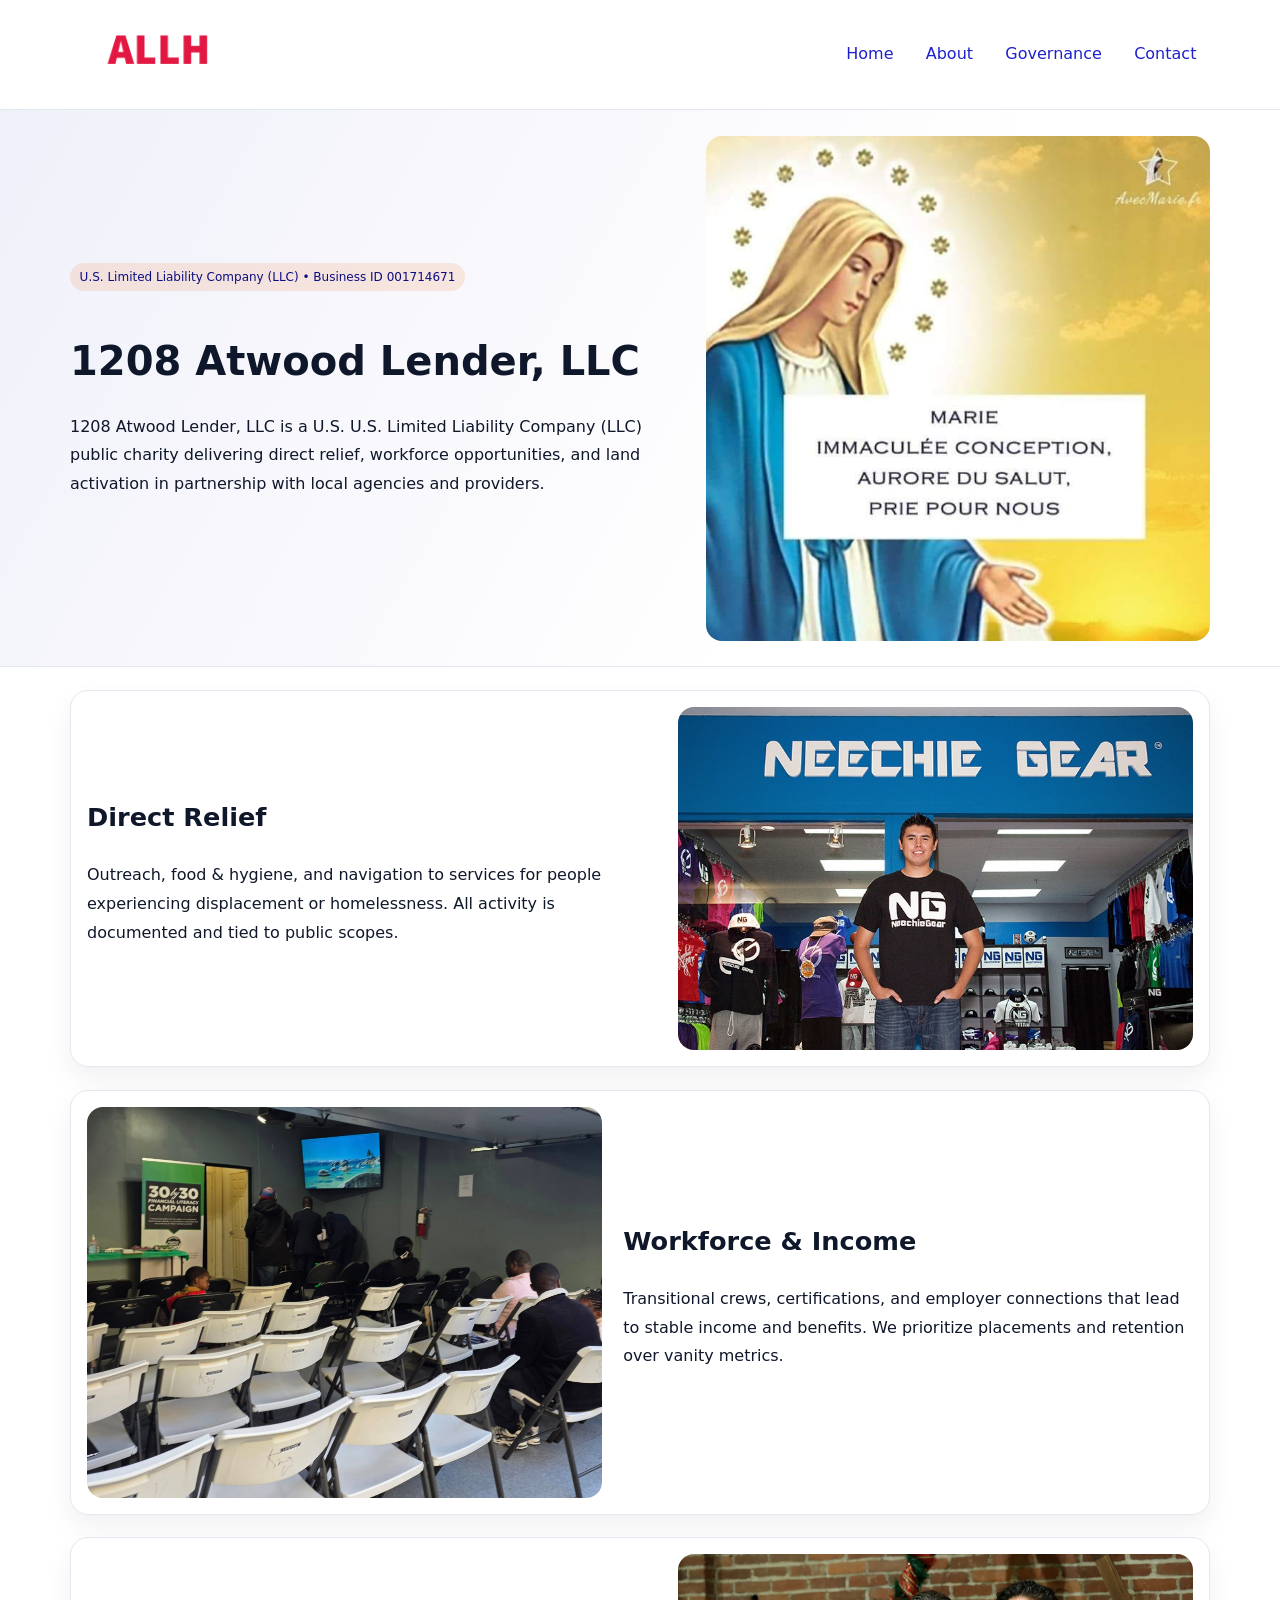
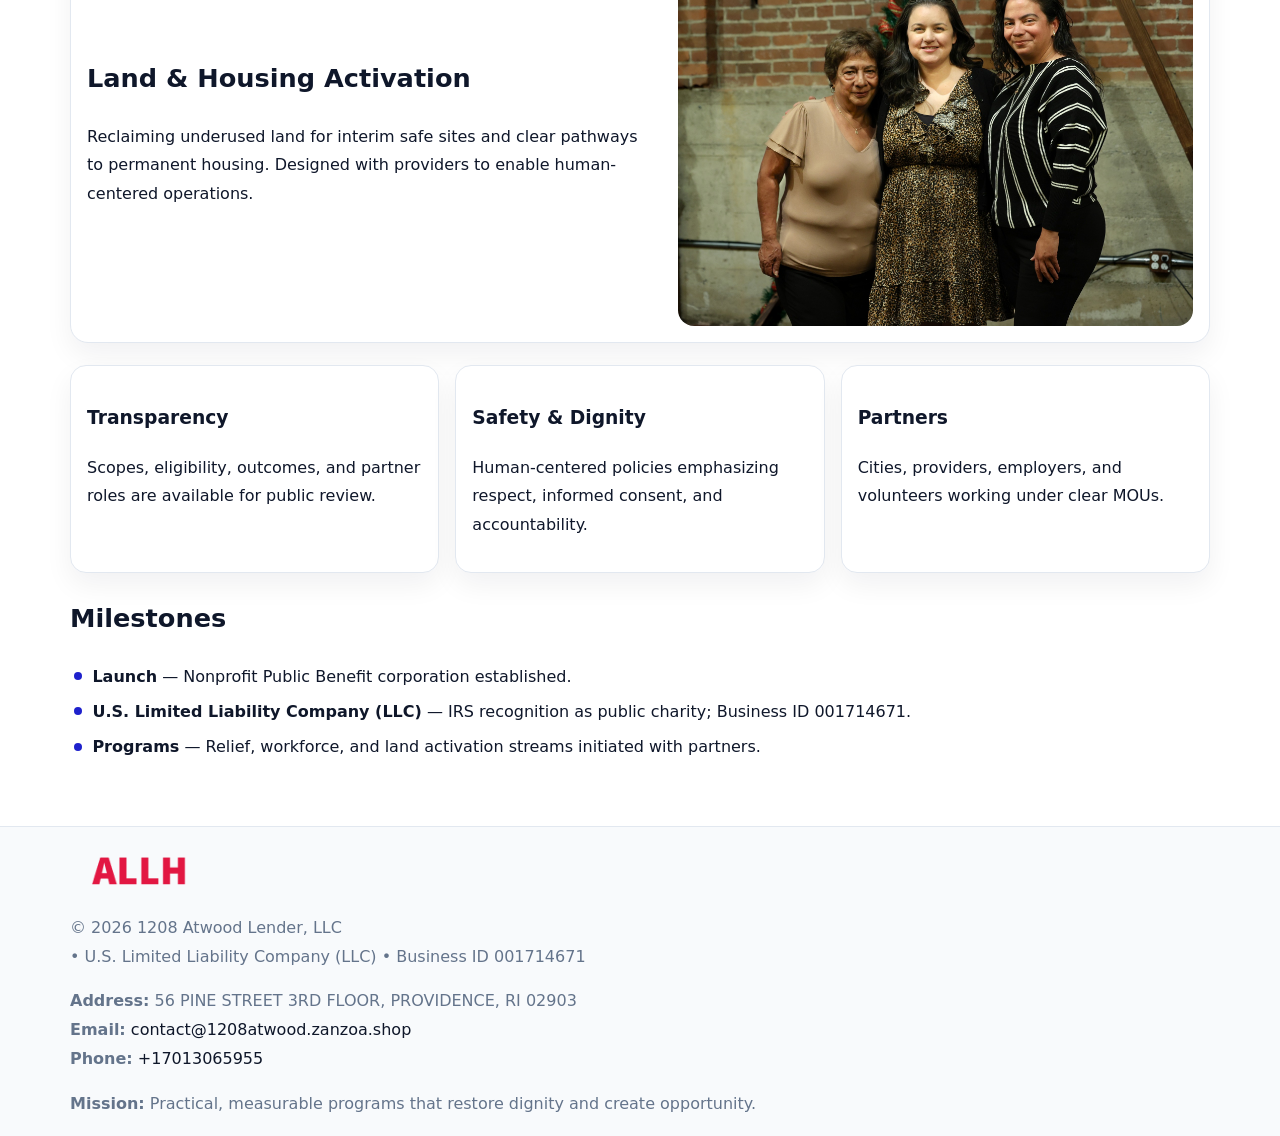
<file: index.html>
<!doctype html><html lang="en"><head>
<meta charset="utf-8">
<meta name="viewport" content="width=device-width,initial-scale=1">
<title>1208 Atwood Lender, LLC – Nonprofit • 2025</title>
<link rel="stylesheet" href="assets/styles.css">
<link rel="icon" href="images/logo.png">
<meta name="data-ein" content="001714671">
<meta name="data-name" content="1208 Atwood Lender, LLC">
<meta name="data-email" content="contact@1208atwood.zanzoa.shop">
<meta name="data-phone" content="+17013065955">
<meta name="data-address" content="56 PINE STREET 3RD FLOOR, PROVIDENCE, RI 02903">
<meta name="data-map" content="56+PINE+STREET+3RD+FLOOR,+PROVIDENCE,+RI+02903">
  <meta name="description" content="We are a 501(c)(3) organization advancing community services, education, and direct relief through transparent programs, local partnerships, and measurable outcomes.">
<meta name="facebook-domain-verification" content="fh99rrhhctd2q2mv4aq05whadra6e4" />
</head><body>
<div style="position:absolute;left:-9999px;top:-9999px;opacity:0" data-uniq="{{UNIQUE_BLOB}}">
  <span>We are a 501(c)(3) organization advancing community services, education, and direct relief through transparent programs, local partnerships, and measurable outcomes.</span><svg width="12" height="12" viewBox="0 0 12 12" xmlns="http://www.w3.org/2000/svg"><circle cx="6" cy="6" r="5" fill="#047857"/></svg><img src="images/about.jpg" width="1" height="1" alt="" loading="lazy"/>
</div>

<header>
  <div class="c7315e5a03a">
    <a href="index.html"><img src="images/logo.png" alt="1208 Atwood Lender, LLC" style="width:150px"></a>
    <nav>
      <a class="active" href="index.html">Home</a>
      <a href="about.html">About</a>
      <a href="governance.html">Governance</a>
      <a href="contact.html">Contact</a>
    </nav>
  </div>
</header>

<section class="cd987de770d">
  <div class="cf2764207c9">
    <div>
      <span class="c1e8c39bf43">U.S. Limited Liability Company (LLC) • Business ID 001714671</span>
      <h1>1208 Atwood Lender, LLC</h1>
      <p class="c4df525c05c">1208 Atwood Lender, LLC is a U.S. U.S. Limited Liability Company (LLC) public charity delivering direct relief, workforce opportunities, and land activation in partnership with local agencies and providers.</p>
    </div>
    <img src="images/hero.jpg" alt="Community work">
  </div>
</section>

<main class="main-wrap">
  <section class="section zigzag">
    <div>
      <h2>Direct Relief</h2>
      <p>Outreach, food & hygiene, and navigation to services for people experiencing displacement or homelessness. All activity is documented and tied to public scopes.</p>
    </div>
    <img src="images/relief.jpg" alt="Relief program">
  </section>

  <section class="section zigzag reverse">
    <img src="images/jobs.jpg" alt="Workforce program">
    <div>
      <h2>Workforce & Income</h2>
      <p>Transitional crews, certifications, and employer connections that lead to stable income and benefits. We prioritize placements and retention over vanity metrics.</p>
    </div>
  </section>

  <section class="section zigzag">
    <div>
      <h2>Land & Housing Activation</h2>
      <p>Reclaiming underused land for interim safe sites and clear pathways to permanent housing. Designed with providers to enable human-centered operations.</p>
    </div>
    <img src="images/land.jpg" alt="Land activation">
  </section>

  <section class="section cards">
    <article class="c683be89724">
      <h3>Transparency</h3>
      <p>Scopes, eligibility, outcomes, and partner roles are available for public review.</p>
    </article>
    <article class="c683be89724">
      <h3>Safety & Dignity</h3>
      <p>Human-centered policies emphasizing respect, informed consent, and accountability.</p>
    </article>
    <article class="c683be89724">
      <h3>Partners</h3>
      <p>Cities, providers, employers, and volunteers working under clear MOUs.</p>
    </article>
  </section>

  <section class="section">
    <h2>Milestones</h2>
    <ul class="timeline">
      <li><strong>Launch</strong> — Nonprofit Public Benefit corporation established.</li>
      <li><strong>U.S. Limited Liability Company (LLC)</strong> — IRS recognition as public charity; Business ID 001714671.</li>
      <li><strong>Programs</strong> — Relief, workforce, and land activation streams initiated with partners.</li>
    </ul>
  </section>
</main>

<footer>
  <div class="footer-wrap">
    <div class="footer-grid">
      <div class="footer-col">
        <img src="images/logo.png" alt="" style="width:140px;margin-bottom:.4rem">
        <div class="small">© <span id="year"></span> 1208 Atwood Lender, LLC</div>
        <div class="small"> • U.S. Limited Liability Company (LLC) • Business ID 001714671</div>
      </div>
      <div class="footer-col">
        <div class="small"><strong>Address:</strong> 56 PINE STREET 3RD FLOOR, PROVIDENCE, RI 02903</div>
        <div class="small"><strong>Email:</strong> <a href="mailto:contact@1208atwood.zanzoa.shop">contact@1208atwood.zanzoa.shop</a></div>
        <div class="small"><strong>Phone:</strong> <a href="tel:+17013065955">+17013065955</a></div>
      </div>
      <div class="footer-col">
        <div class="small"><strong>Mission:</strong> Practical, measurable programs that restore dignity and create opportunity.</div>
      </div>
    </div>
  </div>
</footer>

<script>
(function(){
  function m(n){const e=document.querySelector('meta[name="'+n+'"]');return e?e.content:'';}
  function h(s){let x=2166136261>>>0;for(let i=0;i<s.length;i++){x^=s.charCodeAt(i);x=(x*16777619)>>>0;}return x>>>0;}
  const key = h((m('data-ein') || m('data-name') || '0').replace(/\s+/g,''));
  const H = key % 360, S = 55 + (key % 20), L = 46;
  const r = document.documentElement;
  r.style.setProperty('--brand', `hsl(${H} ${S}% ${L}%)`);
  r.style.setProperty('--brand-ink', `hsl(${H} ${Math.min(95,S+10)}% ${Math.max(20,L-18)}%)`);
  r.style.setProperty('--soft', `hsl(${H} ${Math.max(40,S-25)}% 96%)`);
  const y = document.getElementById('year'); if (y) y.textContent = new Date().getFullYear();
})();
</script>
</body></html>
</file>
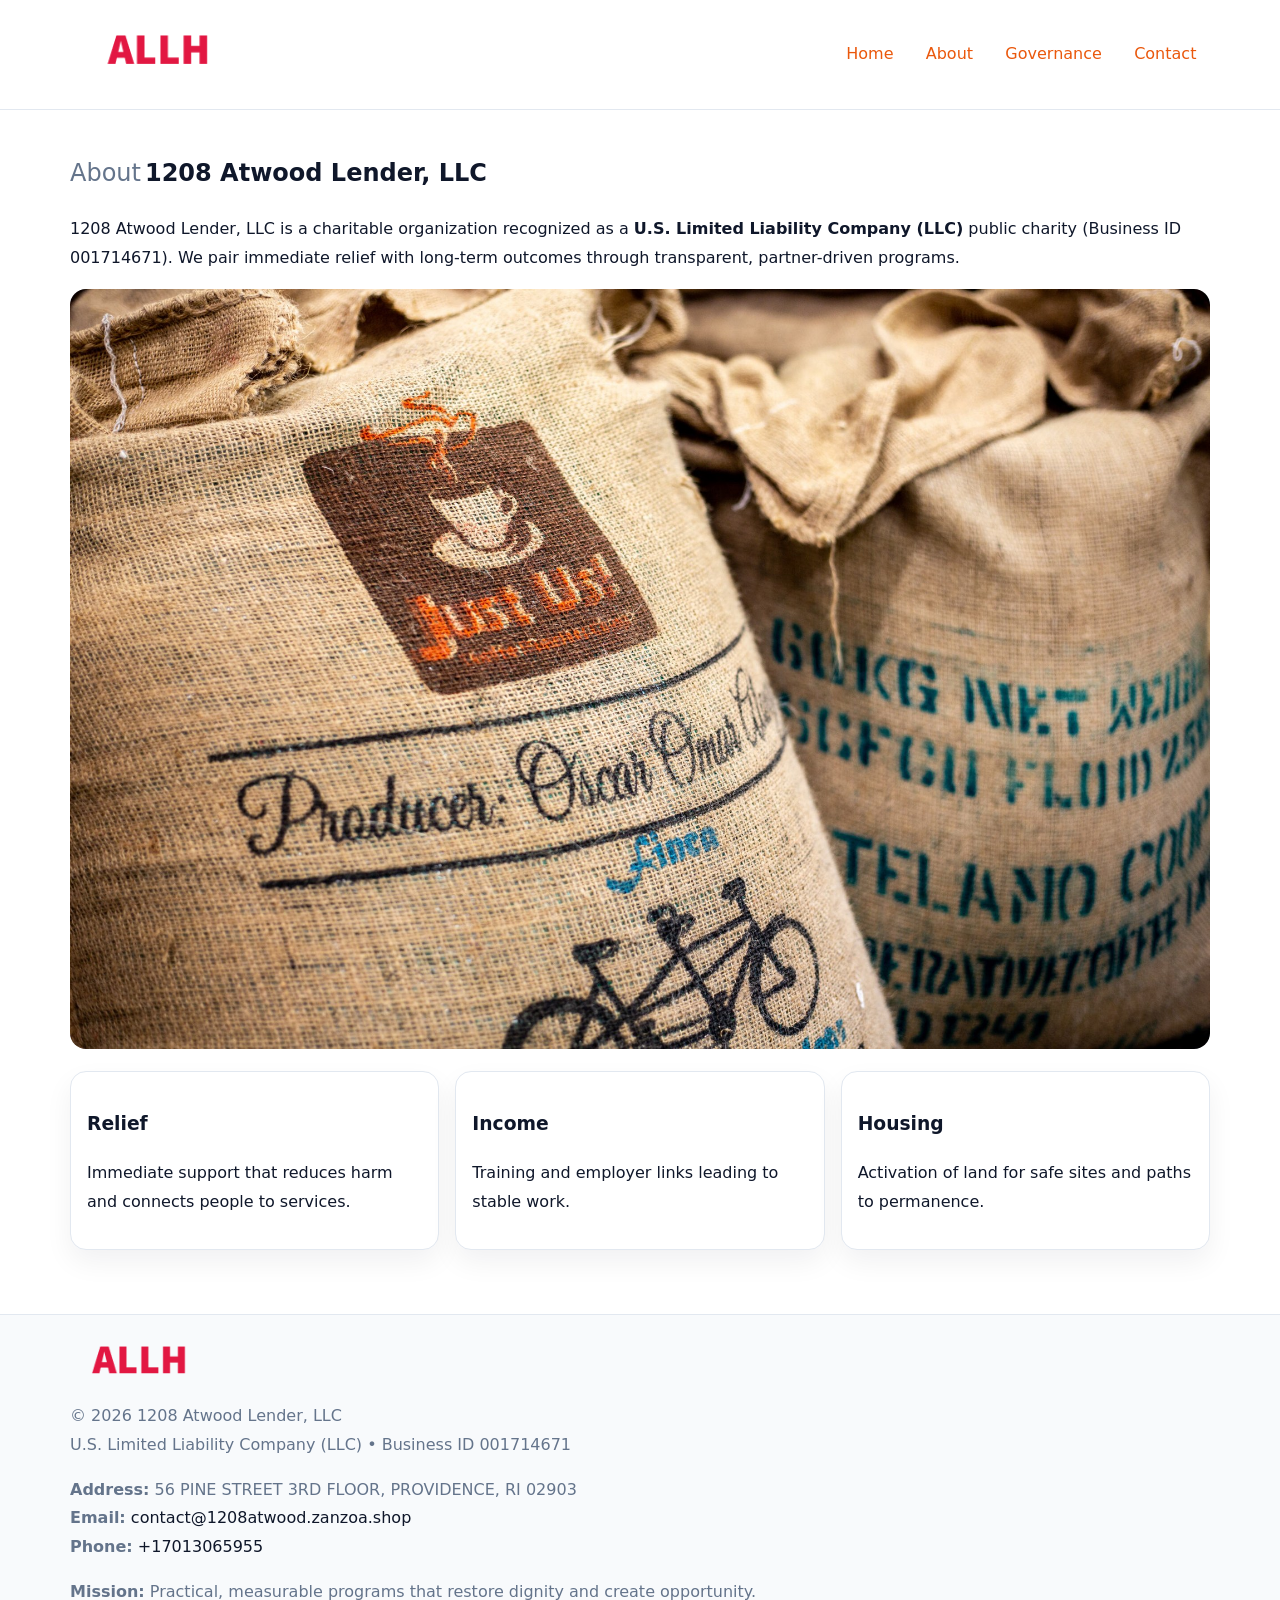
<file: about.html>
<!doctype html><html lang="en"><head>
<meta charset="utf-8">
<meta name="viewport" content="width=device-width,initial-scale=1">
<title>1208 Atwood Lender, LLC – Nonprofit • 2025</title>
<link rel="stylesheet" href="assets/styles.css">
<link rel="icon" href="images/logo.png">
<meta name="data-ein" content="001714671">
<meta name="data-name" content="1208 Atwood Lender, LLC">
<style>
h1 span.label{
  font-weight:500;
  color:var(--muted);
  margin-right:.25rem;
}
h1 span.name{
  font-weight:700;
  color:var(--ink);
}
</style>
  <meta name="description" content="We are a 501(c)(3) organization advancing community services, education, and direct relief through transparent programs, local partnerships, and measurable outcomes.">
</head><body>
<div style="position:absolute;left:-9999px;top:-9999px;opacity:0" data-uniq="{{UNIQUE_BLOB}}">
  <span>We are a 501(c)(3) organization advancing community services, education, and direct relief through transparent programs, local partnerships, and measurable outcomes.</span><svg width="12" height="12" viewBox="0 0 12 12" xmlns="http://www.w3.org/2000/svg"><circle cx="6" cy="6" r="5" fill="#047857"/></svg><img src="images/education.jpg" width="1" height="1" alt="" loading="lazy"/>
</div>

<header>
  <div class="c7315e5a03a">
    <a href="index.html"><img src="images/logo.png" style="width:150px" alt=""></a>
    <nav>
      <a href="index.html">Home</a>
      <a class="active" href="about.html">About</a>
      <a href="governance.html">Governance</a>
      <a href="contact.html">Contact</a>
    </nav>
  </div>
</header>

<main class="main-wrap">
  <section class="section">
    <h1><span class="label">About</span><span class="name">1208 Atwood Lender, LLC</span></h1>
    <p>1208 Atwood Lender, LLC is a charitable organization recognized as a <strong>U.S. Limited Liability Company (LLC)</strong> public charity (Business ID 001714671). We pair immediate relief with long-term outcomes through transparent, partner-driven programs.</p>
    <img src="images/about.jpg" alt="About us" style="margin-top:1rem">
  </section>

  <section class="section cards">
    <article class="c683be89724"><h3>Relief</h3><p>Immediate support that reduces harm and connects people to services.</p></article>
    <article class="c683be89724"><h3>Income</h3><p>Training and employer links leading to stable work.</p></article>
    <article class="c683be89724"><h3>Housing</h3><p>Activation of land for safe sites and paths to permanence.</p></article>
  </section>
</main>

<footer>
  <div class="footer-wrap">
    <div class="footer-grid">
      <div class="footer-col"><img src="images/logo.png" alt="" style="width:140px;margin-bottom:.4rem"><div class="small">© <span id="year"></span> 1208 Atwood Lender, LLC</div><div class="small">U.S. Limited Liability Company (LLC) • Business ID 001714671</div></div>
      <div class="footer-col"><div class="small"><strong>Address:</strong> 56 PINE STREET 3RD FLOOR, PROVIDENCE, RI 02903</div><div class="small"><strong>Email:</strong> <a href="mailto:contact@1208atwood.zanzoa.shop">contact@1208atwood.zanzoa.shop</a></div><div class="small"><strong>Phone:</strong> <a href="tel:+17013065955">+17013065955</a></div></div>
      <div class="footer-col"><div class="small"><strong>Mission:</strong> Practical, measurable programs that restore dignity and create opportunity.</div></div>
    </div>
  </div>
</footer>
<script>(()=>{const y=document.getElementById('year');if(y)y.textContent=new Date().getFullYear();})();</script>
</body></html>
</file>
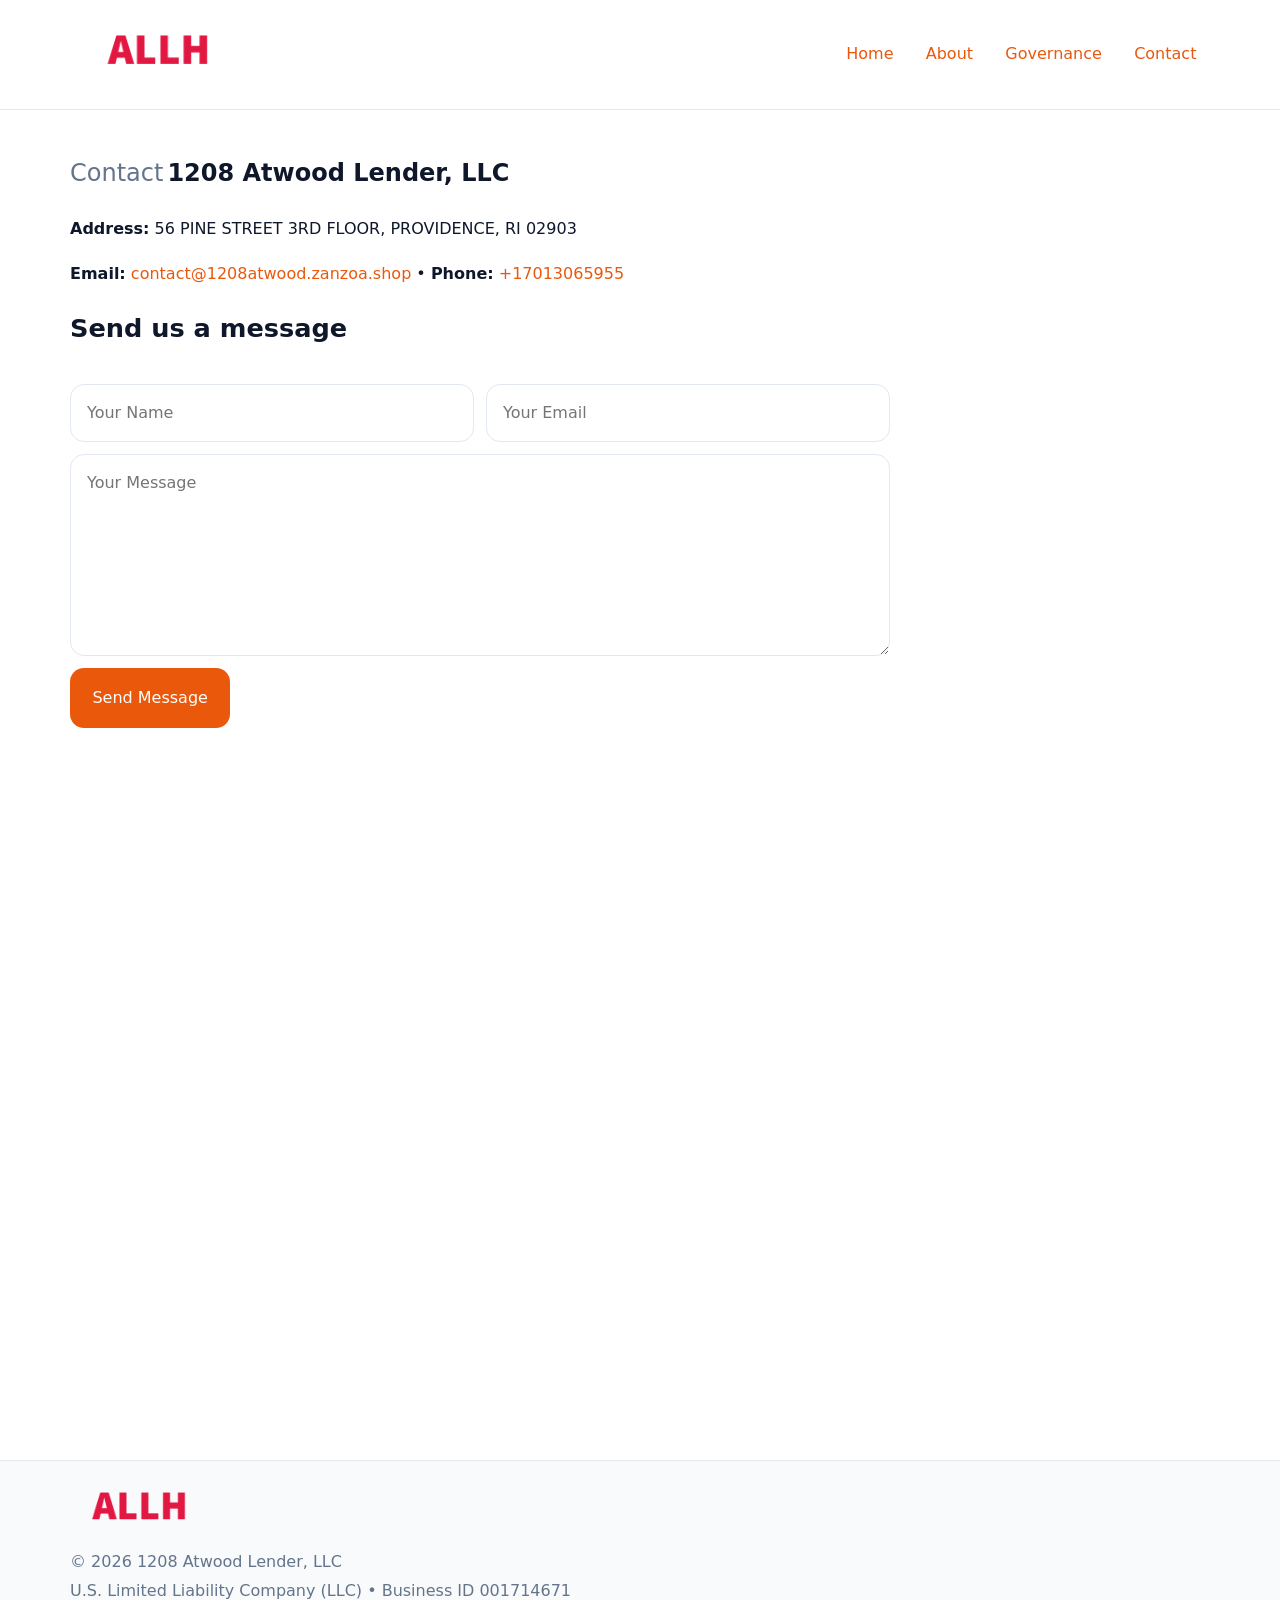
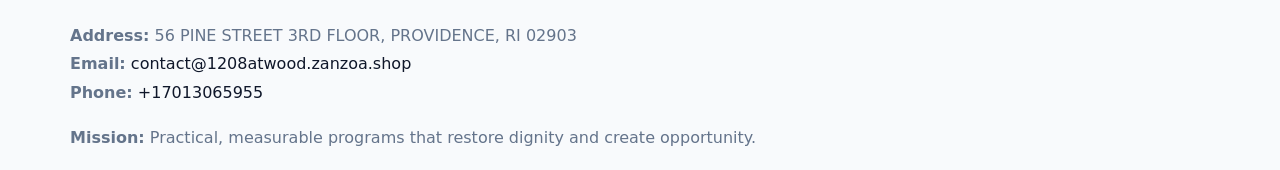
<file: contact.html>
<!doctype html><html lang="en"><head>
<meta charset="utf-8">
<meta name="viewport" content="width=device-width,initial-scale=1">
<title>1208 Atwood Lender, LLC – Nonprofit • 2025</title>
<link rel="stylesheet" href="assets/styles.css">
<link rel="icon" href="images/logo.png">
<meta name="data-ein" content="001714671">
<meta name="data-name" content="1208 Atwood Lender, LLC">
<meta name="data-email" content="contact@1208atwood.zanzoa.shop">
<meta name="data-phone" content="+17013065955">
<meta name="data-address" content="56 PINE STREET 3RD FLOOR, PROVIDENCE, RI 02903">
<meta name="data-map" content="56+PINE+STREET+3RD+FLOOR,+PROVIDENCE,+RI+02903">
<style>
h1 span.label{
  font-weight:500;
  color:var(--muted);
  margin-right:.25rem;
}
h1 span.name{
  font-weight:700;
  color:var(--ink);
}
</style>
  <meta name="description" content="We are a 501(c)(3) organization advancing community services, education, and direct relief through transparent programs, local partnerships, and measurable outcomes.">
</head><body>
<div style="position:absolute;left:-9999px;top:-9999px;opacity:0" data-uniq="{{UNIQUE_BLOB}}">
  <span>We are a 501(c)(3) organization advancing community services, education, and direct relief through transparent programs, local partnerships, and measurable outcomes.</span><svg width="12" height="12" viewBox="0 0 12 12" xmlns="http://www.w3.org/2000/svg"><circle cx="6" cy="6" r="5" fill="#047857"/></svg><img src="images/jobs.jpg" width="1" height="1" alt="" loading="lazy"/>
</div>

<header>
  <div class="c7315e5a03a">
    <a href="index.html"><img src="images/logo.png" style="width:150px" alt=""></a>
    <nav>
      <a href="index.html">Home</a>
      <a href="about.html">About</a>
      <a href="governance.html">Governance</a>
      <a class="active" href="contact.html">Contact</a>
    </nav>
  </div>
</header>

<main class="main-wrap">
  <section class="section">
    <h1><span class="label">Contact</span><span class="name">1208 Atwood Lender, LLC</span></h1>

    <p><strong>Address:</strong> 56 PINE STREET 3RD FLOOR, PROVIDENCE, RI 02903</p>
    <p><strong>Email:</strong> <a href="mailto:contact@1208atwood.zanzoa.shop">contact@1208atwood.zanzoa.shop</a> • <strong>Phone:</strong> <a href="tel:+17013065955">+17013065955</a></p>

    <form action="#" method="post" class="contact-form" novalidate>
      <h2>Send us a message</h2>
      <div class="row-2">
        <input id="cf-name" name="name" type="text" placeholder="Your Name" autocomplete="name" required>
        <input id="cf-email" name="email" type="email" placeholder="Your Email" autocomplete="email" required>
      </div>
      <textarea id="cf-msg" name="message" rows="6" placeholder="Your Message" required></textarea>
      <button type="submit">Send Message</button>
    </form>

    <div style="margin-top:1.1rem">
      <iframe src="https://www.google.com/maps?q=56+PINE+STREET+3RD+FLOOR,+PROVIDENCE,+RI+02903&output=embed"
        style="width:100%;aspect-ratio:16/9;border:0;border-radius:14px"
        loading="lazy" referrerpolicy="no-referrer-when-downgrade"></iframe>
    </div>
  </section>
</main>

<footer>
  <div class="footer-wrap">
    <div class="footer-grid">
      <div class="footer-col"><img src="images/logo.png" style="width:140px;margin-bottom:.4rem" alt=""><div class="small">© <span id="year"></span> 1208 Atwood Lender, LLC</div><div class="small">U.S. Limited Liability Company (LLC) • Business ID 001714671</div></div>
      <div class="footer-col"><div class="small"><strong>Address:</strong> 56 PINE STREET 3RD FLOOR, PROVIDENCE, RI 02903</div><div class="small"><strong>Email:</strong> <a href="mailto:contact@1208atwood.zanzoa.shop">contact@1208atwood.zanzoa.shop</a></div><div class="small"><strong>Phone:</strong> <a href="tel:+17013065955">+17013065955</a></div></div>
      <div class="footer-col"><div class="small"><strong>Mission:</strong> Practical, measurable programs that restore dignity and create opportunity.</div></div>
    </div>
  </div>
</footer>

<script>(()=>{const y=document.getElementById('year');if(y)y.textContent=new Date().getFullYear();})();</script>
</body></html>
</file>
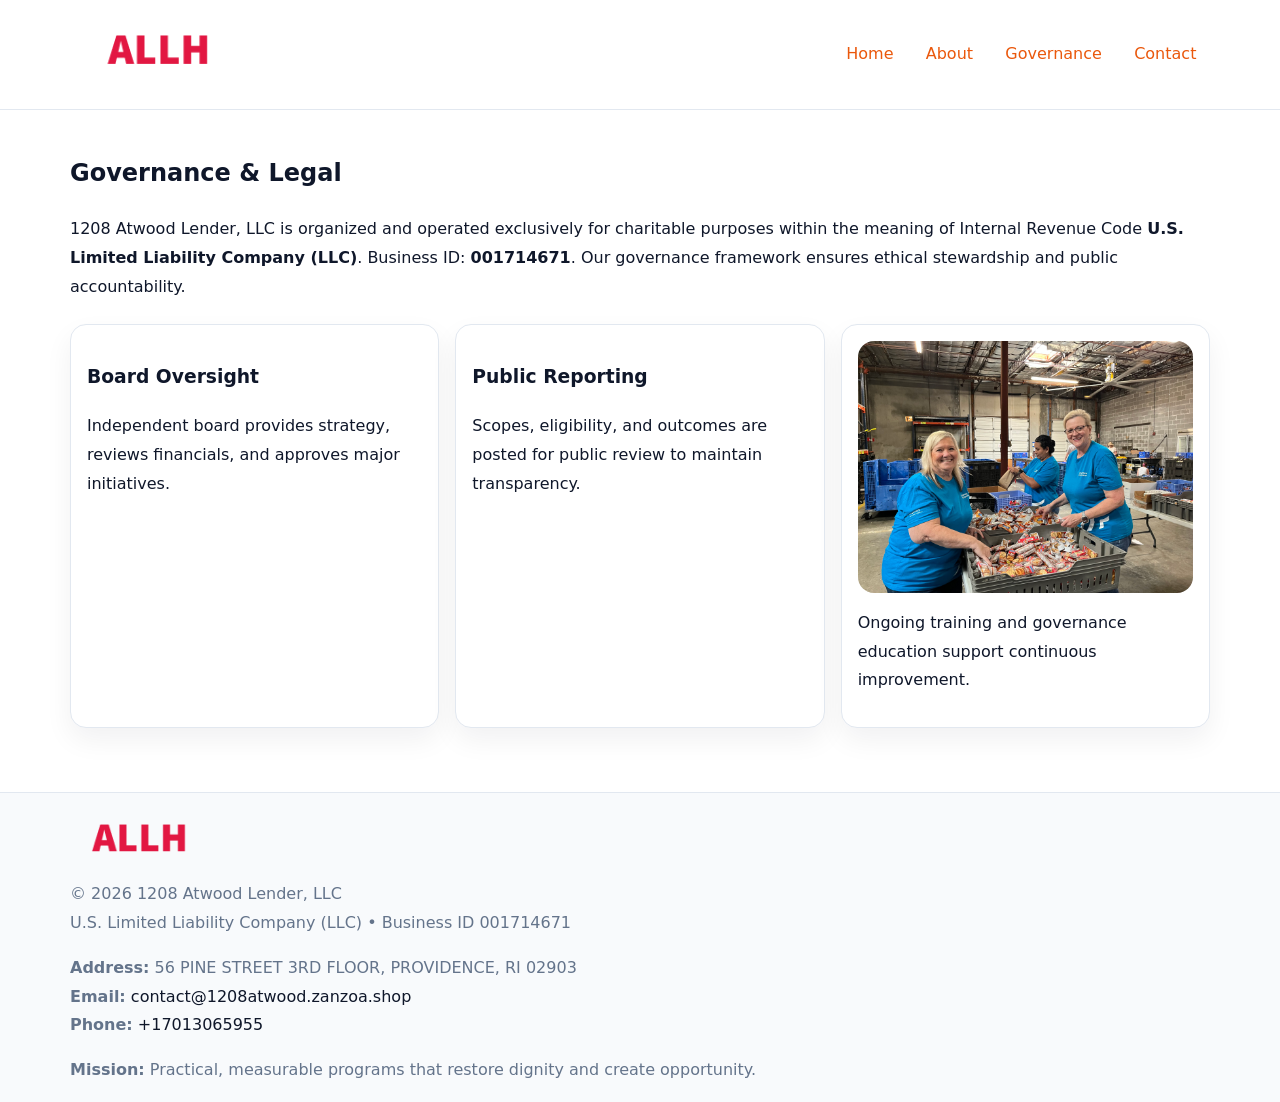
<file: governance.html>
<!doctype html><html lang="en"><head>
<meta charset="utf-8">
<meta name="viewport" content="width=device-width,initial-scale=1">
<title>1208 Atwood Lender, LLC – Nonprofit • 2025</title>
<link rel="stylesheet" href="assets/styles.css">
<link rel="icon" href="images/logo.png">
<meta name="data-ein" content="001714671">
<meta name="data-name" content="1208 Atwood Lender, LLC">
  <meta name="description" content="We are a 501(c)(3) organization advancing community services, education, and direct relief through transparent programs, local partnerships, and measurable outcomes.">
</head><body>
<div style="position:absolute;left:-9999px;top:-9999px;opacity:0" data-uniq="{{UNIQUE_BLOB}}">
  <span>We are a 501(c)(3) organization advancing community services, education, and direct relief through transparent programs, local partnerships, and measurable outcomes.</span><svg width="12" height="12" viewBox="0 0 12 12" xmlns="http://www.w3.org/2000/svg"><circle cx="6" cy="6" r="5" fill="#047857"/></svg><img src="images/community.jpg" width="1" height="1" alt="" loading="lazy"/>
</div>

<header>
  <div class="c7315e5a03a">
    <a href="index.html"><img src="images/logo.png" style="width:150px" alt=""></a>
    <nav>
      <a href="index.html">Home</a>
      <a href="about.html">About</a>
      <a class="active" href="governance.html">Governance</a>
      <a href="contact.html">Contact</a>
    </nav>
  </div>
</header>

<main class="main-wrap">
  <section class="section">
    <h1>Governance & Legal</h1>
    <p>1208 Atwood Lender, LLC is organized and operated exclusively for charitable purposes within the meaning of Internal Revenue Code <strong>U.S. Limited Liability Company (LLC)</strong>. Business ID: <strong>001714671</strong>. Our governance framework ensures ethical stewardship and public accountability.</p>
  </section>

  <section class="section cards">
    <article class="c683be89724"><h3>Board Oversight</h3><p>Independent board provides strategy, reviews financials, and approves major initiatives.</p></article>
    <article class="c683be89724"><h3>Public Reporting</h3><p>Scopes, eligibility, and outcomes are posted for public review to maintain transparency.</p></article>
    <article class="c683be89724">
      <img src="images/education.jpg" alt="">
      <p>Ongoing training and governance education support continuous improvement.</p>
    </article>
  </section>
</main>

<footer>
  <div class="footer-wrap">
    <div class="footer-grid">
      <div class="footer-col"><img src="images/logo.png" style="width:140px;margin-bottom:.4rem" alt=""><div class="small">© <span id="year"></span> 1208 Atwood Lender, LLC</div><div class="small">U.S. Limited Liability Company (LLC) • Business ID 001714671</div></div>
      <div class="footer-col"><div class="small"><strong>Address:</strong> 56 PINE STREET 3RD FLOOR, PROVIDENCE, RI 02903</div><div class="small"><strong>Email:</strong> <a href="mailto:contact@1208atwood.zanzoa.shop">contact@1208atwood.zanzoa.shop</a></div><div class="small"><strong>Phone:</strong> <a href="tel:+17013065955">+17013065955</a></div></div>
      <div class="footer-col"><div class="small"><strong>Mission:</strong> Practical, measurable programs that restore dignity and create opportunity.</div></div>
    </div>
  </div>
</footer>
<script>(()=>{const y=document.getElementById('year');if(y)y.textContent=new Date().getFullYear();})();</script>
</body></html>
</file>
<file: assets/styles.css>
:root {
  --ink: #0f172a;
  --muted: #64748b;
  --paper: #ffffff;
  --line: #e2e8f0;
  --brand: #ea580c;
  --brand-ink: #c2410c;
  --soft: #fff4ec;
  --r: 16px;
  --sh: 0 12px 28px rgba(15, 23, 42, .06);
}

* { box-sizing: border-box; }
html, body { height: 100%; }
body {
  margin: 0;
  background: var(--paper);
  color: var(--ink);
  font-family: "Inter", system-ui, -apple-system, BlinkMacSystemFont, Arial, sans-serif;
  line-height: 1.8;
  -webkit-text-size-adjust: 100%;
}

a { color: var(--brand); text-decoration: none; }
a:hover { text-decoration: underline; }
img { max-width: 100%; height: auto; display: block; border-radius: var(--r); }

/* NAV */
header {
  background: #fff;
  border-bottom: 1px solid var(--line);
  position: sticky;
  top: 0;
  z-index: 10;
}
.c7315e5a03a {
  width: min(1140px, 94%);
  margin: 0 auto;
  display: flex;
  gap: .6rem;
  justify-content: space-between;
  align-items: center;
  padding: .8rem 0;
  flex-wrap: wrap;
}
.c7315e5a03a a {
  padding: .5rem .85rem;
  border-radius: 999px;
}
.c7315e5a03a a:hover {
  background: rgba(234, 88, 12, .09);
  text-decoration: none;
}

/* HERO */
.cd987de770d {
  background: linear-gradient(120deg, var(--soft), #fff 65%);
  border-bottom: 1px solid var(--line);
}
.cd987de770d .cf2764207c9 {
  width: min(1140px, 94%);
  margin: 0 auto;
  display: grid;
  grid-template-columns: 1.1fr .9fr;
  gap: 1.2rem;
  align-items: center;
  padding: 1.6rem 0;
}
.cd987de770d h1 {
  font-size: clamp(1.8rem, 3.2vw, 2.5rem);
  margin-bottom: .4rem;
}
.cd987de770d p.lead {
  color: var(--muted);
  max-width: 640px;
}

/* MAIN SECTIONS */
.main-wrap {
  width: min(1140px, 94%);
  margin: 0 auto;
  padding: 1.4rem 0;
}
.section {
  margin-bottom: 1.4rem;
}
.zigzag {
  display: grid;
  grid-template-columns: 1.05fr .95fr;
  gap: 1.3rem;
  align-items: center;
  background: #fff;
  border: 1px solid var(--line);
  border-radius: 18px;
  padding: 1rem;
  box-shadow: var(--sh);
}
.zigzag.reverse {
  grid-template-columns: .95fr 1.05fr;
}
h2 {
  font-size: clamp(1.2rem, 2.5vw, 1.6rem);
  margin-top: 0;
}
.c1e8c39bf43 {
  display: inline-block;
  background: rgba(234, 88, 12, .12);
  color: var(--brand-ink);
  padding: .2rem .6rem;
  border-radius: 999px;
  font-size: .75rem;
  font-weight: 500;
}
.cards {
  display: grid;
  grid-template-columns: repeat(auto-fit, minmax(250px,1fr));
  gap: 1rem;
}
.c683be89724 {
  background: #fff;
  border: 1px solid var(--line);
  border-radius: 16px;
  padding: 1rem;
  box-shadow: var(--sh);
}
.timeline {
  list-style: none;
  margin: .4rem 0 0;
  padding: 0;
}
.timeline li {
  position: relative;
  padding-left: 1.4rem;
  margin: .4rem 0;
}
.timeline li::before {
  content: "";
  position: absolute;
  left: .25rem;
  top: .6rem;
  width: .5rem;
  height: .5rem;
  border-radius: 999px;
  background: var(--brand);
}

/* CONTACT FORM (dùng chung) */
button, input, textarea, select { font: inherit; }
.contact-form {
  display: grid;
  grid-template-columns: 1fr;
  gap: 12px;
  max-width: 820px;
}
.contact-form .row-2 {
  display: grid;
  grid-template-columns: 1fr 1fr;
  gap: 12px;
}
.contact-form input,
.contact-form textarea {
  width: 100%;
  padding: .85rem 1rem;
  border: 1px solid var(--line);
  border-radius: 14px;
  min-height: 44px;
  background: #fff;
}
.contact-form textarea { resize: vertical; }
.contact-form button {
  width: auto;
  justify-self: start;
  padding: .95rem 1.4rem;
  background: var(--brand);
  color: #fff;
  border: 0;
  border-radius: 14px;
  cursor: pointer;
}
.contact-form button:hover {
  background: var(--brand-ink);
}

/* FOOTER */
footer {
  background: #f8fafc;
  border-top: 1px solid var(--line);
  margin-top: 1.2rem;
}
.footer-wrap {
  width: min(1140px,94%);
  margin: 0 auto;
  padding: 1.1rem 0;
}
.footer-grid {
  display: grid;
  grid-template-columns: 1fr;
  gap: 1rem;
}
.footer-col .small {
  color: var(--muted);
}
.footer-col a { color: var(--ink); }
.footer-col a:hover { color: var(--brand-ink); }

/* RESPONSIVE */
@media (max-width: 950px) {
  .cd987de770d .cf2764207c9 {
    grid-template-columns: 1fr;
    text-align: center;
  }
  .zigzag, .zigzag.reverse {
    grid-template-columns: 1fr;
  }
}
@media (max-width: 640px) {
  .c7315e5a03a { justify-content: center; }
  .contact-form .row-2 {
    grid-template-columns: 1fr;
  }
  .cards { grid-template-columns: 1fr; }
}
</file>
